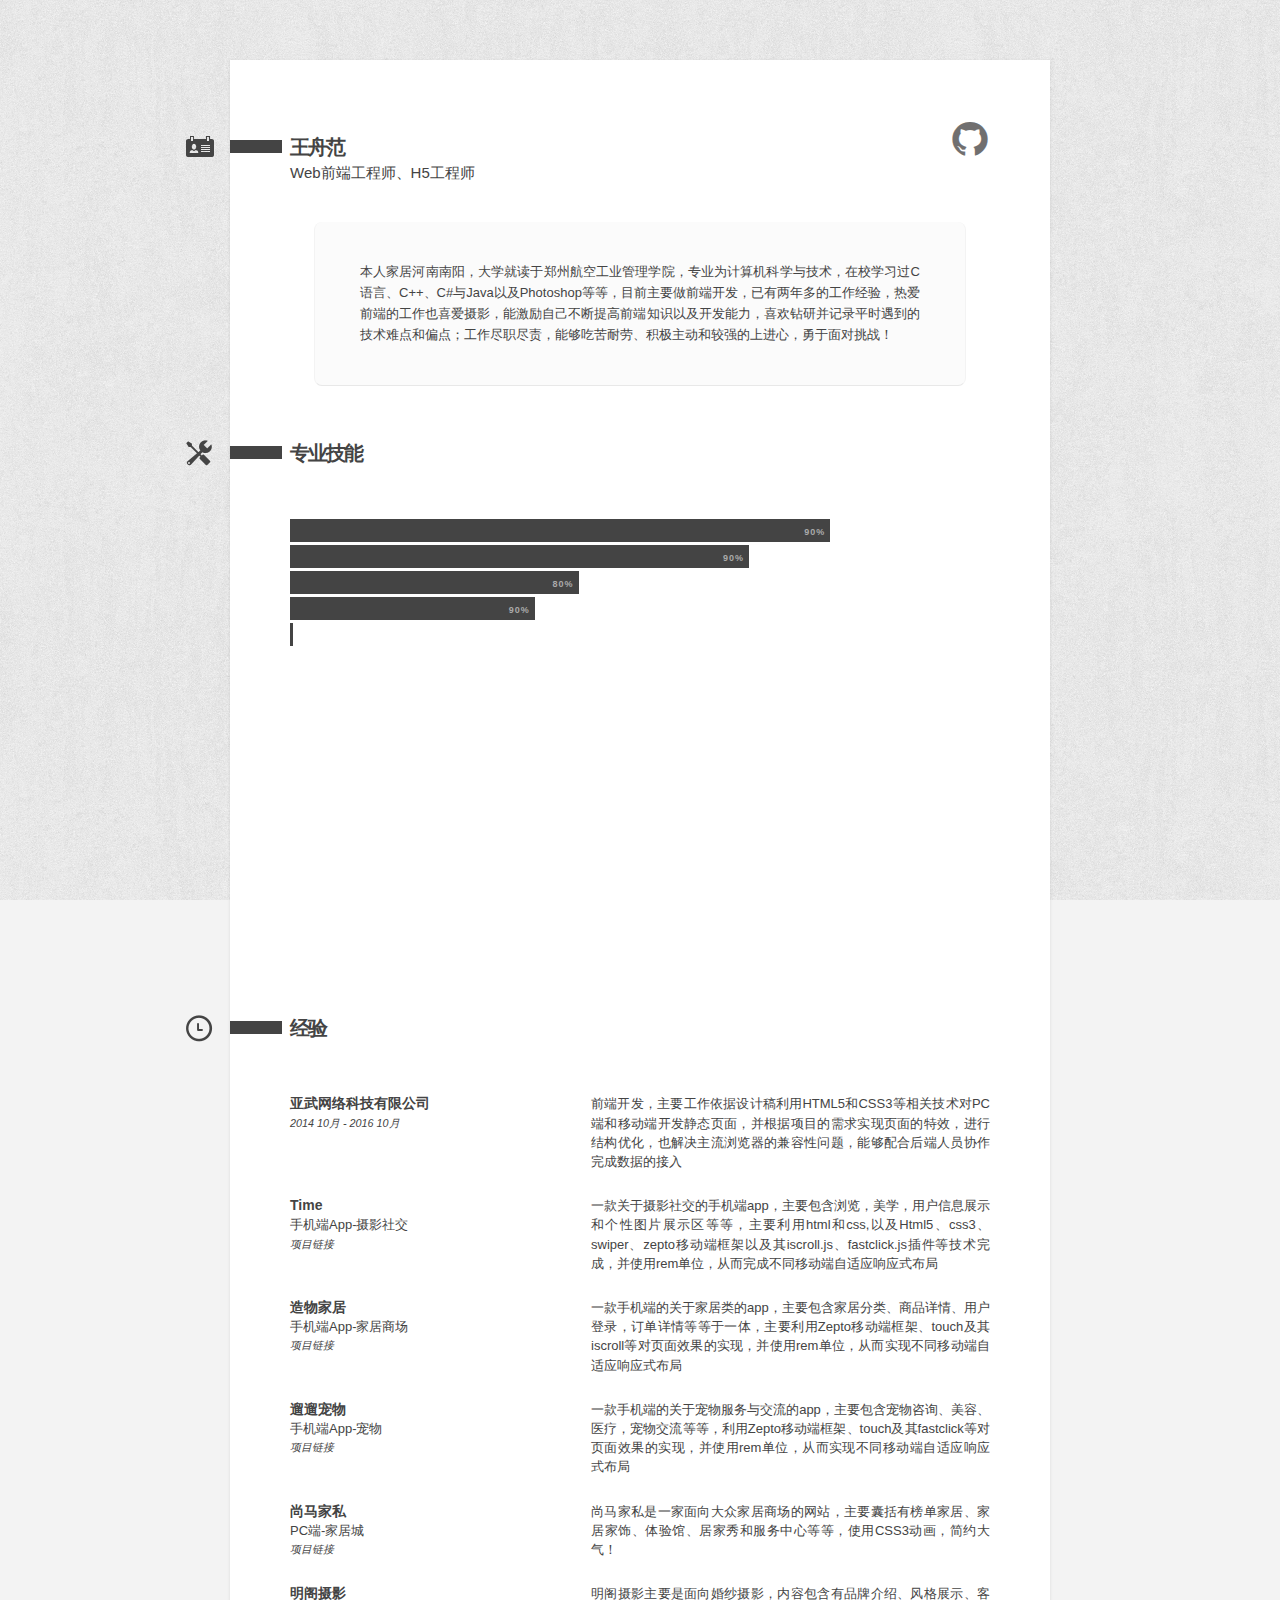
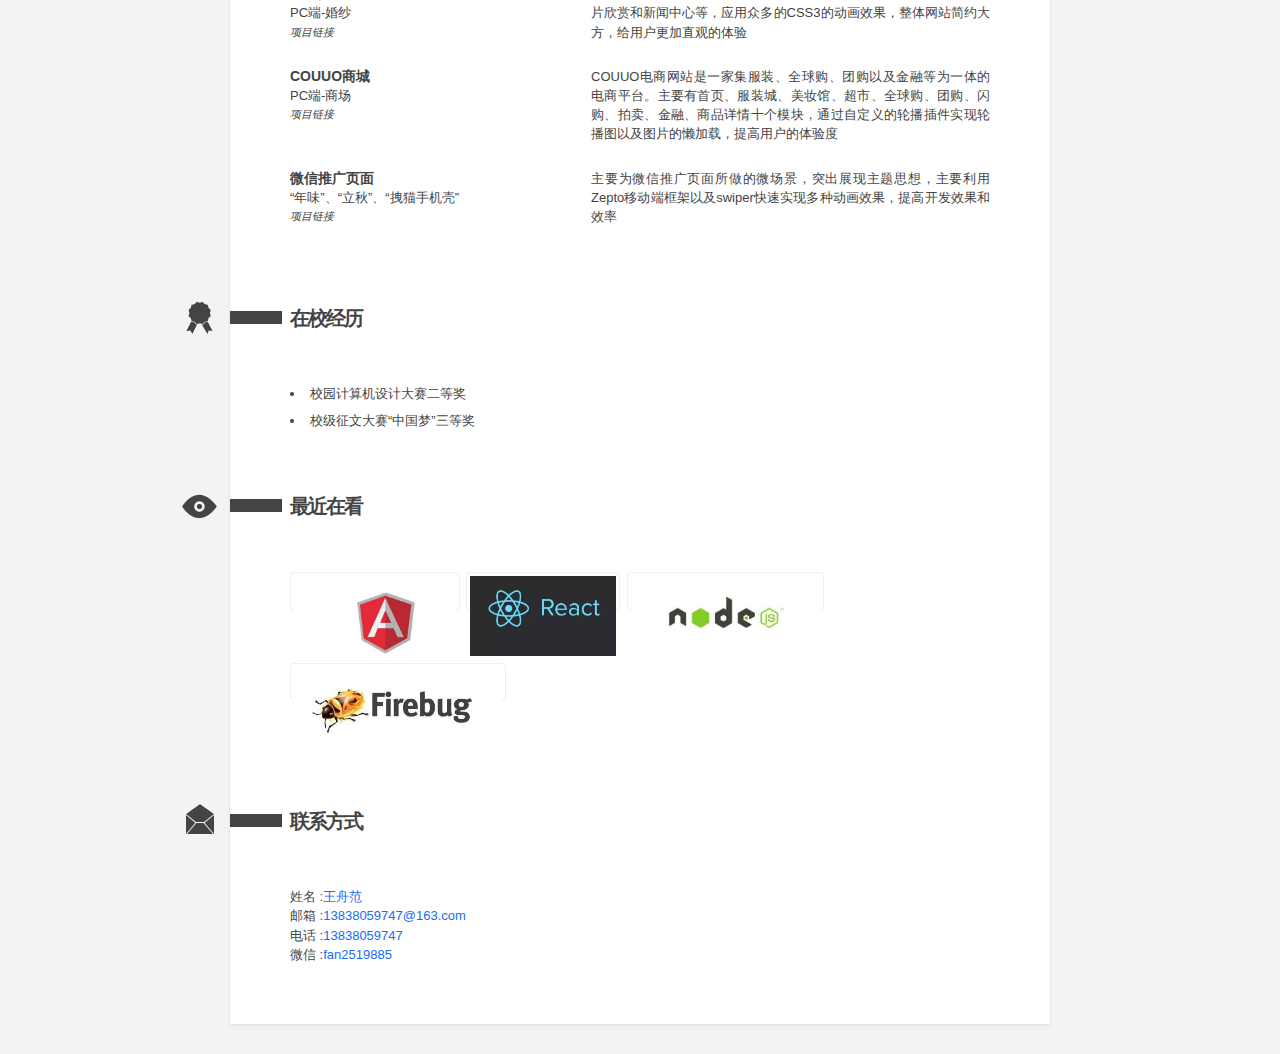
<file: index.html>
<!DOCTYPE HTML>
<html>
<head>
<meta http-equiv="Content-Type" content="text/html; charset=UTF-8" />
<title>Personal</title>
<link href="images/fan.ico" rel="shortcut icon"  type="image/x-icon">
<meta name="viewport" content="initial-scale=1.0,width=device-width" />
<link rel="stylesheet" href="css/style.css" type="text/css" media="screen" />
<link rel="stylesheet" href="css/prettyPhoto.css" type="text/css" media="screen" />
<link rel="stylesheet" href="css/print.css" type="text/css" media="print" />
<link rel="stylesheet" type="text/css" href="font/iconfont.css">
<style type="text/css">
	#socialIcons a{
		text-decoration: none;
		display:inline-block;
		color: #706f6f;
		transition:all .6s;
	}
	#socialIcons a:hover{
		color: #2b2a2a;
	}
</style>
</head>
<body>

<!--STICKER-->
<div id="sticker"></div>

<div id="wrapper">

<!--BIO TITLE-->
<h2 id="titleName" class="sectionHead">王舟范</h2>

<!--BIO-->
<div id="bio">
	<h2>Web前端工程师、H5工程师</h2>
	<div id="socialIcons">
		<a  target="_blank" id="facebookIcon" href="https://github.com/"><i class="iconfont icon-github"></i></a>
	</div><!--end socialIcons-->
	<p>	
		本人家居河南南阳，大学就读于郑州航空工业管理学院，专业为计算机科学与技术，在校学习过C语言、C++、C#与Java以及Photoshop等等，目前主要做前端开发，已有两年多的工作经验，热爱前端的工作也喜爱摄影，能激励自己不断提高前端知识以及开发能力，喜欢钻研并记录平时遇到的技术难点和偏点；工作尽职尽责，能够吃苦耐劳、积极主动和较强的上进心，勇于面对挑战！
		<a title="Selected Work" class="selectedWork" data-rel="prettyPhoto[pp_gal]" href="images/portfolio/producer.jpg"></a>
		<a title="Selected Work" class="selectedWork" data-rel="prettyPhoto[pp_gal]" href="images/portfolio/photopharm.jpg"></a>
		<a title="Selected Work" class="selectedWork" data-rel="prettyPhoto[pp_gal]" href="images/portfolio/brick.jpg"></a>
		<a title="Selected Work" class="selectedWork" data-rel="prettyPhoto[pp_gal]" href="images/portfolio/nav.jpg"></a>
		<a title="Selected Work" class="selectedWork" data-rel="prettyPhoto[pp_gal]" href="images/portfolio/novelist.jpg"></a>
		<a title="Selected Work" class="selectedWork" data-rel="prettyPhoto[pp_gal]" href="images/portfolio/dailypress.jpg"></a>
		<a title="Selected Work" class="selectedWork" data-rel="prettyPhoto[pp_gal]" href="images/portfolio/eventure.jpg"></a>
		<a title="Selected Work" class="selectedWork" data-rel="prettyPhoto[pp_gal]" href="images/portfolio/politico.jpg"></a>
		<a title="Selected Work" class="selectedWork" data-rel="prettyPhoto[pp_gal]" href="images/portfolio/zoom.jpg"></a>
		<a title="Selected Work" class="selectedWork" data-rel="prettyPhoto[pp_gal]" href="images/portfolio/chameleon.jpg"></a>
		<a title="Selected Work" class="selectedWork" data-rel="prettyPhoto[pp_gal]" href="images/portfolio/maitred.jpg"></a>
	</p>
	
</div>

<div class="clear"></div>
<h2 id="tools" class="sectionHead">专业技能</h2>
<ul id="skills">
	<li id="skill1" class="s90"><span>sublime</span></li>
	<li id="skill3" class="s90"><span>jQuery</span></li>
	<li id="skill4" class="s80"><span>Zepto</span></li>
	<li id="skill2" class="s90"><span>HTML5+CSS3</span></li>
	<li id="skill6" class="s70"><span>Gulp</span></li>
	<li id="skill7" class="s60"><span>bootstrap</span></li>
	<li id="skill8" class="s50"><span>SASS</span></li>
	<li id="skill9" class="s70"><span>Git</span></li>
	<li id="skill5" class="s90"><span>Photoshop</span></li>
	<li id="skill10" class="s60"><span>ajax、jsonp</span></li>
	<li id="skill11" class="s60"><span>require.js</span></li>
	<li id="skill12" class="s30"><span>Handlerbars</span></li>
	<li id="skill13" class="s20"><span>Angular.js</span></li>
	<li id="skill14" class="s80"><span>swiper</span></li>
	<li id="skill15" class="s80"><span>主流浏览器兼容</span></li>
	<li id="skill16" class="s70"><span>PC端fullPage、lazyload等</span></li>
	<li id="skill17" class="s70"><span>App端touch、fastclick、iScroll.js等等</span></li>
</ul><!--end skills-->

<div class="clear"></div>

<!--EXPERIENCE TITLE-->
<h2 id="clock" class="sectionHead">经验</h2>

<!--EXPERIENCE-->
<ul id="jobs">
	<li>
		<div class="details">
			<h3>亚武网络科技有限公司</h3>
			<h5>2014 10月 - 2016 10月</h5>	
		</div>
		<p>前端开发，主要工作依据设计稿利用HTML5和CSS3等相关技术对PC端和移动端开发静态页面，并根据项目的需求实现页面的特效，进行结构优化，也解决主流浏览器的兼容性问题，能够配合后端人员协作完成数据的接入</p>
	</li>
	<li>
		<div class="details">
			<h3>Time</h3>
			<h4>手机端App-摄影社交</h4>
			<h5><a href="https://just-you.github.io/webapp/Time/start.html" target="_blank">项目链接</a></h5>
		</div>
		<p>一款关于摄影社交的手机端app，主要包含浏览，美学，用户信息展示和个性图片展示区等等，主要利用html和css,以及Html5、css3、swiper、zepto移动端框架以及其iscroll.js、fastclick.js插件等技术完成，并使用rem单位，从而完成不同移动端自适应响应式布局</p>
	</li>
	<li>
		<div class="details">
			<h3>造物家居</h3>
			<h4>手机端App-家居商场</h4>
			<h5><a href="https://just-you.github.io/webapp/house/home.html" target="_blank">项目链接</a></h5>
		</div>
		<p>一款手机端的关于家居类的app，主要包含家居分类、商品详情、用户登录，订单详情等等于一体，主要利用Zepto移动端框架、touch及其iscroll等对页面效果的实现，并使用rem单位，从而实现不同移动端自适应响应式布局</p>
	</li>
	<li>
		<div class="details">
			<h3>遛遛宠物</h3>
			<h4>手机端App-宠物</h4>
			<h5><a href="https://just-you.github.io/pc/pet/index.html" target="_blank">项目链接</a></h5>
		</div>
		<p>一款手机端的关于宠物服务与交流的app，主要包含宠物咨询、美容、医疗，宠物交流等等，利用Zepto移动端框架、touch及其fastclick等对页面效果的实现，并使用rem单位，从而实现不同移动端自适应响应式布局</p>	
	</li>	
	<li>
		<div class="details">
			<h3>尚马家私</h3>
			<h4>PC端-家居城</h4>
			<h5><a href="https://just-you.github.io/pc/Horse%20furniture/shouye.html" target="_blank">项目链接</a></h5>
		</div>
		<p>尚马家私是一家面向大众家居商场的网站，主要囊括有榜单家居、家居家饰、体验馆、居家秀和服务中心等等，使用CSS3动画，简约大气！</p>
	</li>
	<li>
		<div class="details">
			<h3>明阁摄影</h3>
			<h4>PC端-婚纱</h4>
			<h5><a href="https://just-you.github.io/pc/shoot/homepage.html" target="_blank">项目链接</a></h5>
		</div>
		<p> 明阁摄影主要是面向婚纱摄影，内容包含有品牌介绍、风格展示、客片欣赏和新闻中心等，应用众多的CSS3的动画效果，整体网站简约大方，给用户更加直观的体验</p>
	</li>
	<li>
		<div class="details">
			<h3>COUUO商城</h3>
			<h4>PC端-商场</h4>
			<h5><a href="https://just-you.github.io/pc/COUUO/index.html" target="_blank">项目链接</a></h5>
		</div>
		<p> COUUO电商网站是一家集服装、全球购、团购以及金融等为一体的电商平台。主要有首页、服装城、美妆馆、超市、全球购、团购、闪购、拍卖、金融、商品详情十个模块，通过自定义的轮播插件实现轮播图以及图片的懒加载，提高用户的体验度</p>
	</li>
		
	<li>
		<div class="details">
			<h3>微信推广页面</h3>
			<h4>“年味”、“立秋”、“拽猫手机壳”</h4>
			<h5><a href="https://just-you.github.io/Micro-scene/" target="_blank">项目链接</a></h5>
		</div>
		<p> 主要为微信推广页面所做的微场景，突出展现主题思想，主要利用Zepto移动端框架以及swiper快速实现多种动画效果，提高开发效果和效率</p>
	</li>
</ul>
<!--  -->
<div class="clear"></div>
<h2 id="ribbon" class="sectionHead">在校经历</h2>
<ul id="honorsAwards">
	<li>校园计算机设计大赛二等奖</li>
	<li>校级征文大赛“中国梦”三等奖</li>
</ul>

<div class="clear"></div>

<!--AS SEEN ON TITLE-->
<h2 id="eye" class="sectionHead">最近在看</h2>

<!--AS SEEN ON-->
<ul id="seenOn">
	<li class="bwWrapper"><img src="images/logos/3.png" title="Angularjs" /></li> 
	<li class="bwWrapper"><img src="images/logos/2.jpg" title="React"/></li> 
	<li class="bwWrapper"><img src="images/logos/4.jpg" title="node.js" /></li> 
	<li class="bwWrapper"><img src="images/logos/1.png" title="FireBug" /></li> 
</ul><!--end seenOn-->

<div class="clear"></div>

<div class="clear"></div>

<!--CONTACT TITLE-->
<h2 id="contact" class="sectionHead">联系方式</h2>

<!--CONTACT FORM-->
<div id="contactform"  class="contact">
	<form action="send.php" method="post" >
	
		<div id="contactInfo">
    	<p>
    		<label class="smallInput" for="name">姓名 :<span class="required">王舟范</span></label><br />
    	</p>
    	<p>
    		<label class="smallInput" for="email">邮箱 :<span class="required">13838059747@163.com</span></label><br />
    	</p>
		<p>
    		<label class="smallInput" for="phone">电话 :</label><span class="required">13838059747</span></label><br />
    	</p>	
    	<p>
    		<label class="smallInput" for="phone">微信 :</label><span class="required">fan2519885</span></label><br />
    	</p>
    	</div>
</div>

<div class="clear"></div>
</div><!--end wrapper-->


<!--SCRIPTS-->
<script src="js/jquery.js"></script>
<script src="js/prettyPhoto.js"></script>
<script src="js/backPosition.js"></script>
<script src="js/custom.js"></script>

</body>
</html>
</file>
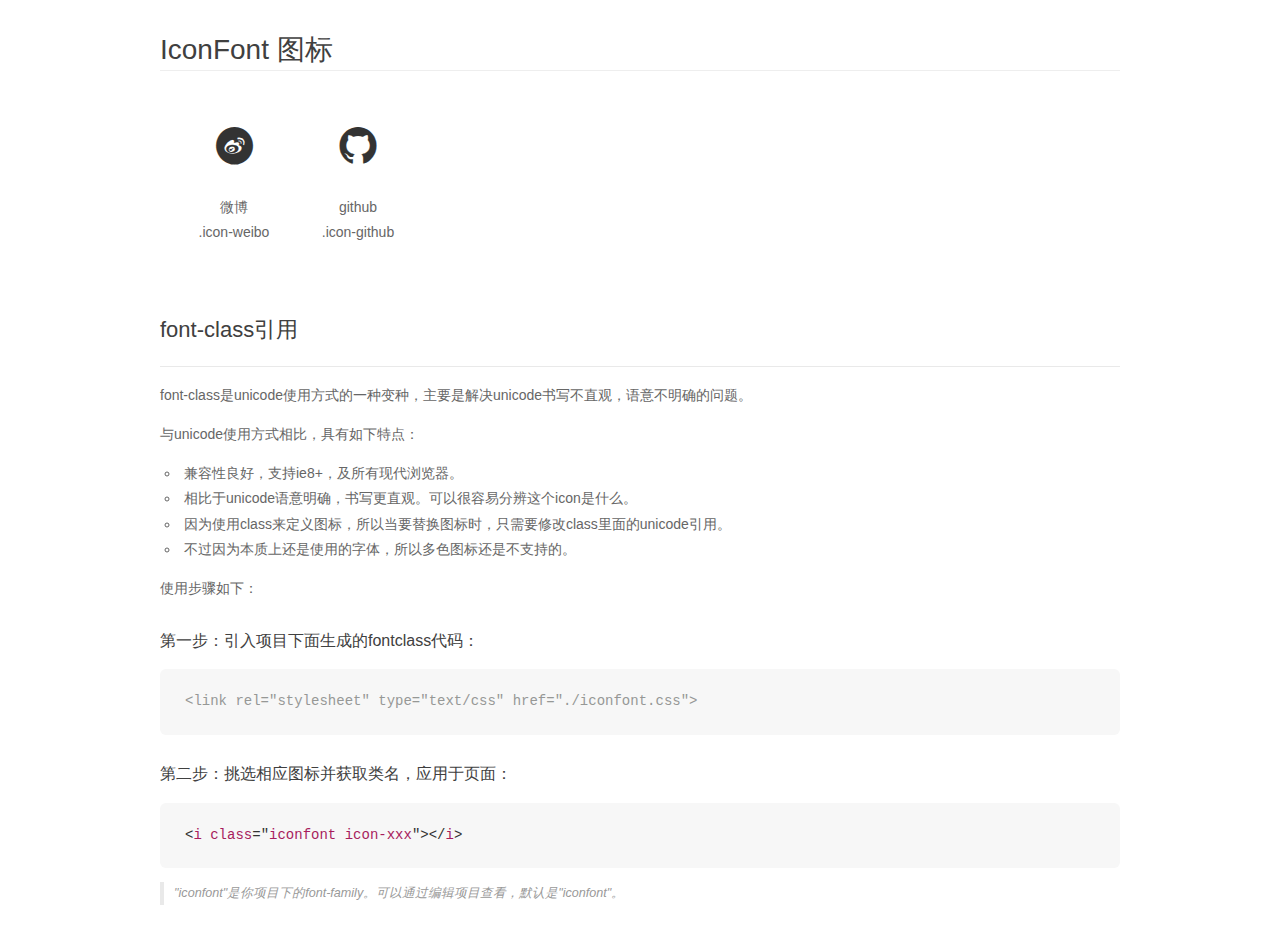
<file: font/demo_fontclass.html>
<!DOCTYPE html>
<html>
<head>
    <meta charset="utf-8"/>
    <title>IconFont</title>
    <link rel="stylesheet" href="demo.css">
    <link rel="stylesheet" href="iconfont.css">
</head>
<body>
    <div class="main markdown">
        <h1>IconFont 图标</h1>
        <ul class="icon_lists clear">
            
                <li>
                <i class="icon iconfont icon-weibo"></i>
                    <div class="name">微博</div>
                    <div class="fontclass">.icon-weibo</div>
                </li>
            
                <li>
                <i class="icon iconfont icon-github"></i>
                    <div class="name">github</div>
                    <div class="fontclass">.icon-github</div>
                </li>
            
        </ul>

        <h2 id="font-class-">font-class引用</h2>
        <hr>

        <p>font-class是unicode使用方式的一种变种，主要是解决unicode书写不直观，语意不明确的问题。</p>
        <p>与unicode使用方式相比，具有如下特点：</p>
        <ul>
        <li>兼容性良好，支持ie8+，及所有现代浏览器。</li>
        <li>相比于unicode语意明确，书写更直观。可以很容易分辨这个icon是什么。</li>
        <li>因为使用class来定义图标，所以当要替换图标时，只需要修改class里面的unicode引用。</li>
        <li>不过因为本质上还是使用的字体，所以多色图标还是不支持的。</li>
        </ul>
        <p>使用步骤如下：</p>
        <h3 id="-fontclass-">第一步：引入项目下面生成的fontclass代码：</h3>


        <pre><code class="lang-js hljs javascript"><span class="hljs-comment">&lt;link rel="stylesheet" type="text/css" href="./iconfont.css"&gt;</span></code></pre>
        <h3 id="-">第二步：挑选相应图标并获取类名，应用于页面：</h3>
        <pre><code class="lang-css hljs">&lt;<span class="hljs-selector-tag">i</span> <span class="hljs-selector-tag">class</span>="<span class="hljs-selector-tag">iconfont</span> <span class="hljs-selector-tag">icon-xxx</span>"&gt;&lt;/<span class="hljs-selector-tag">i</span>&gt;</code></pre>
        <blockquote>
        <p>"iconfont"是你项目下的font-family。可以通过编辑项目查看，默认是"iconfont"。</p>
        </blockquote>
    </div>
</body>
</html>
</file>
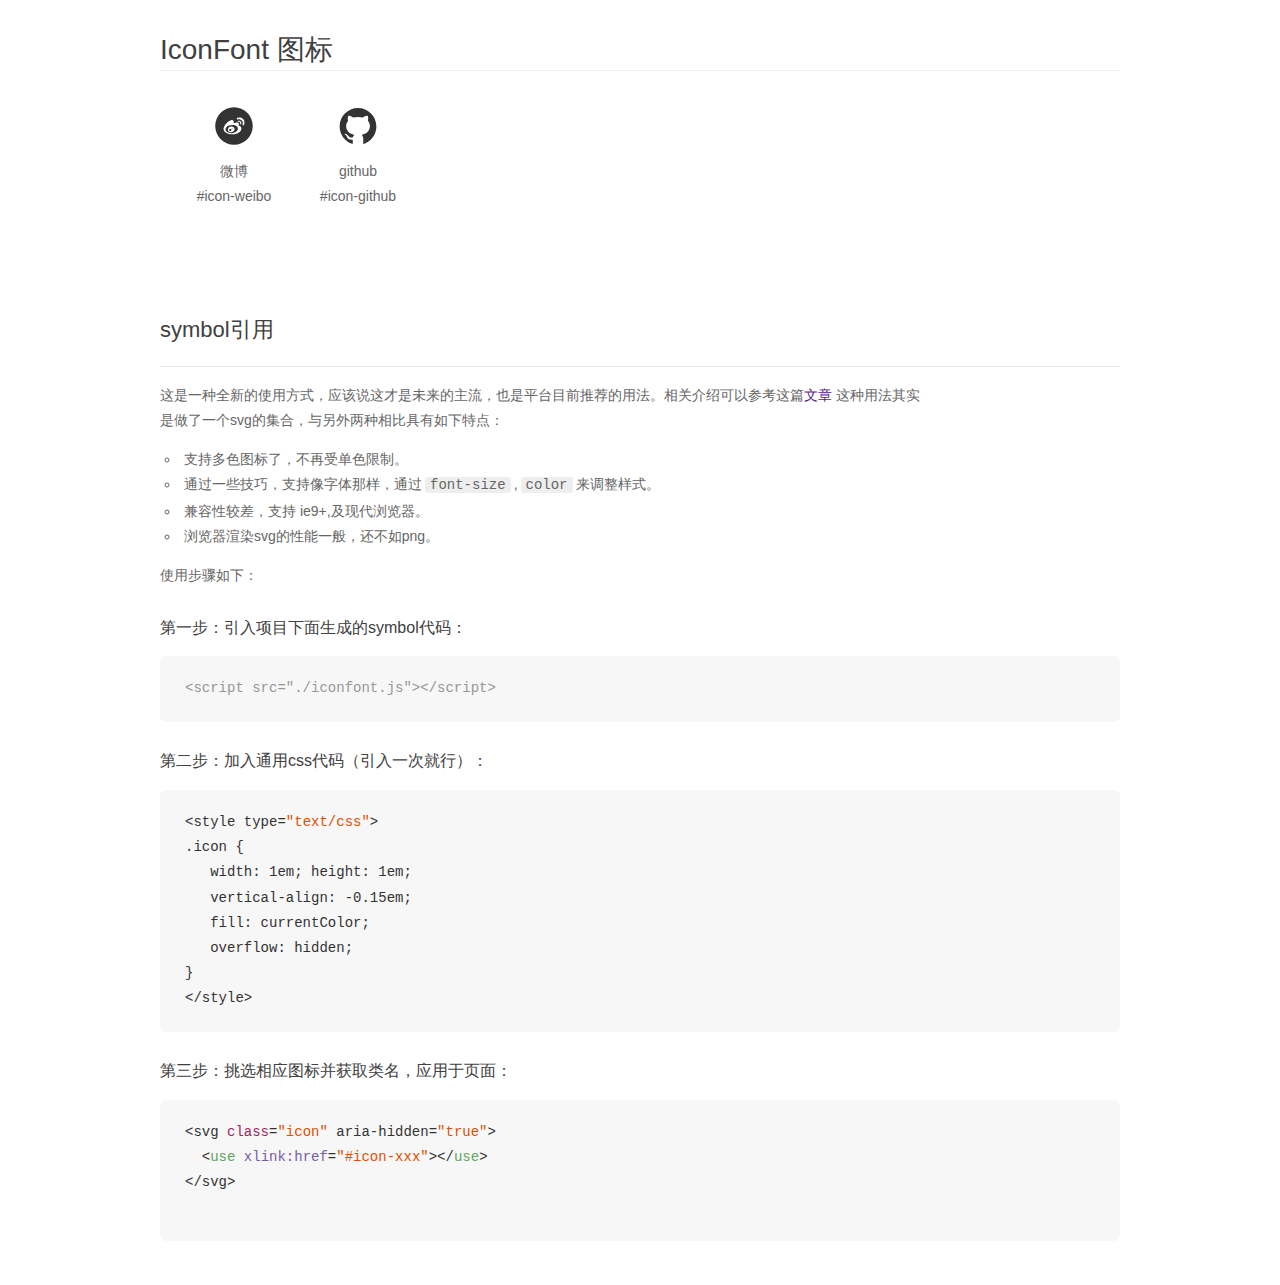
<file: font/demo_symbol.html>
<!DOCTYPE html>
<html>
<head>
    <meta charset="utf-8"/>
    <title>IconFont</title>
    <link rel="stylesheet" href="demo.css">
    <script src="iconfont.js"></script>

    <style type="text/css">
        .icon {
          /* 通过设置 font-size 来改变图标大小 */
          width: 1em; height: 1em;
          /* 图标和文字相邻时，垂直对齐 */
          vertical-align: -0.15em;
          /* 通过设置 color 来改变 SVG 的颜色/fill */
          fill: currentColor;
          /* path 和 stroke 溢出 viewBox 部分在 IE 下会显示
             normalize.css 中也包含这行 */
          overflow: hidden;
        }

    </style>
</head>
<body>
    <div class="main markdown">
        <h1>IconFont 图标</h1>
        <ul class="icon_lists clear">
            
                <li>
                    <svg class="icon" aria-hidden="true">
                        <use xlink:href="#icon-weibo"></use>
                    </svg>
                    <div class="name">微博</div>
                    <div class="fontclass">#icon-weibo</div>
                </li>
            
                <li>
                    <svg class="icon" aria-hidden="true">
                        <use xlink:href="#icon-github"></use>
                    </svg>
                    <div class="name">github</div>
                    <div class="fontclass">#icon-github</div>
                </li>
            
        </ul>


        <h2 id="symbol-">symbol引用</h2>
        <hr>

        <p>这是一种全新的使用方式，应该说这才是未来的主流，也是平台目前推荐的用法。相关介绍可以参考这篇<a href="">文章</a>
        这种用法其实是做了一个svg的集合，与另外两种相比具有如下特点：</p>
        <ul>
          <li>支持多色图标了，不再受单色限制。</li>
          <li>通过一些技巧，支持像字体那样，通过<code>font-size</code>,<code>color</code>来调整样式。</li>
          <li>兼容性较差，支持 ie9+,及现代浏览器。</li>
          <li>浏览器渲染svg的性能一般，还不如png。</li>
        </ul>
        <p>使用步骤如下：</p>
        <h3 id="-symbol-">第一步：引入项目下面生成的symbol代码：</h3>
        <pre><code class="lang-js hljs javascript"><span class="hljs-comment">&lt;script src="./iconfont.js"&gt;&lt;/script&gt;</span></code></pre>
        <h3 id="-css-">第二步：加入通用css代码（引入一次就行）：</h3>
        <pre><code class="lang-js hljs javascript">&lt;style type=<span class="hljs-string">"text/css"</span>&gt;
.icon {
   width: <span class="hljs-number">1</span>em; height: <span class="hljs-number">1</span>em;
   vertical-align: <span class="hljs-number">-0.15</span>em;
   fill: currentColor;
   overflow: hidden;
}
&lt;<span class="hljs-regexp">/style&gt;</span></code></pre>
        <h3 id="-">第三步：挑选相应图标并获取类名，应用于页面：</h3>
        <pre><code class="lang-js hljs javascript">&lt;svg <span class="hljs-class"><span class="hljs-keyword">class</span></span>=<span class="hljs-string">"icon"</span> aria-hidden=<span class="hljs-string">"true"</span>&gt;<span class="xml"><span class="hljs-tag">
  &lt;<span class="hljs-name">use</span> <span class="hljs-attr">xlink:href</span>=<span class="hljs-string">"#icon-xxx"</span>&gt;</span><span class="hljs-tag">&lt;/<span class="hljs-name">use</span>&gt;</span>
</span>&lt;<span class="hljs-regexp">/svg&gt;
        </span></code></pre>
    </div>
</body>
</html>
</file>
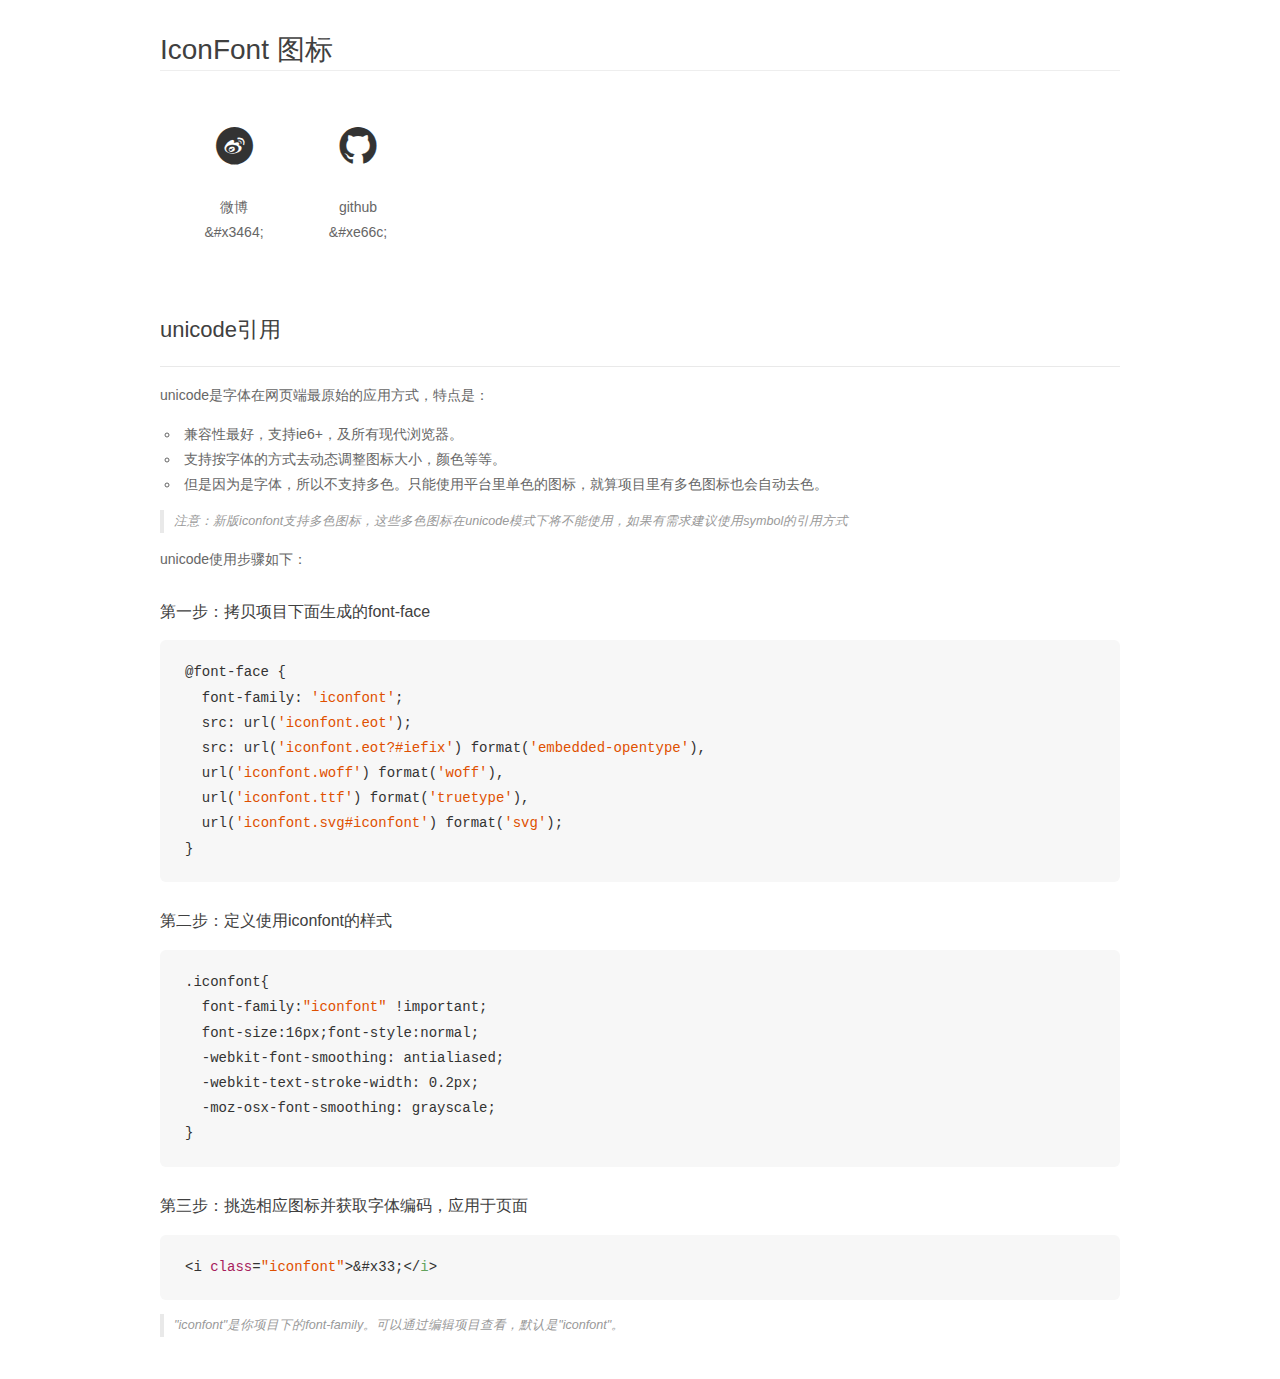
<file: font/demo_unicode.html>
<!DOCTYPE html>
<html>
<head>
    <meta charset="utf-8"/>
    <title>IconFont</title>
    <link rel="stylesheet" href="demo.css">

    <style type="text/css">

        @font-face {font-family: "iconfont";
          src: url('iconfont.eot'); /* IE9*/
          src: url('iconfont.eot#iefix') format('embedded-opentype'), /* IE6-IE8 */
          url('iconfont.woff') format('woff'), /* chrome, firefox */
          url('iconfont.ttf') format('truetype'), /* chrome, firefox, opera, Safari, Android, iOS 4.2+*/
          url('iconfont.svg#iconfont') format('svg'); /* iOS 4.1- */
        }

        .iconfont {
          font-family:"iconfont" !important;
          font-size:16px;
          font-style:normal;
          -webkit-font-smoothing: antialiased;
          -webkit-text-stroke-width: 0.2px;
          -moz-osx-font-smoothing: grayscale;
        }

    </style>
</head>
<body>
    <div class="main markdown">
        <h1>IconFont 图标</h1>
        <ul class="icon_lists clear">
            
                <li>
                <i class="icon iconfont">&#x3464;</i>
                    <div class="name">微博</div>
                    <div class="code">&amp;#x3464;</div>
                </li>
            
                <li>
                <i class="icon iconfont">&#xe66c;</i>
                    <div class="name">github</div>
                    <div class="code">&amp;#xe66c;</div>
                </li>
            
        </ul>
        <h2 id="unicode-">unicode引用</h2>
        <hr>

        <p>unicode是字体在网页端最原始的应用方式，特点是：</p>
        <ul>
        <li>兼容性最好，支持ie6+，及所有现代浏览器。</li>
        <li>支持按字体的方式去动态调整图标大小，颜色等等。</li>
        <li>但是因为是字体，所以不支持多色。只能使用平台里单色的图标，就算项目里有多色图标也会自动去色。</li>
        </ul>
        <blockquote>
        <p>注意：新版iconfont支持多色图标，这些多色图标在unicode模式下将不能使用，如果有需求建议使用symbol的引用方式</p>
        </blockquote>
        <p>unicode使用步骤如下：</p>
        <h3 id="-font-face">第一步：拷贝项目下面生成的font-face</h3>
        <pre><code class="lang-js hljs javascript">@font-face {
  font-family: <span class="hljs-string">'iconfont'</span>;
  src: url(<span class="hljs-string">'iconfont.eot'</span>);
  src: url(<span class="hljs-string">'iconfont.eot?#iefix'</span>) format(<span class="hljs-string">'embedded-opentype'</span>),
  url(<span class="hljs-string">'iconfont.woff'</span>) format(<span class="hljs-string">'woff'</span>),
  url(<span class="hljs-string">'iconfont.ttf'</span>) format(<span class="hljs-string">'truetype'</span>),
  url(<span class="hljs-string">'iconfont.svg#iconfont'</span>) format(<span class="hljs-string">'svg'</span>);
}
</code></pre>
        <h3 id="-iconfont-">第二步：定义使用iconfont的样式</h3>
        <pre><code class="lang-js hljs javascript">.iconfont{
  font-family:<span class="hljs-string">"iconfont"</span> !important;
  font-size:<span class="hljs-number">16</span>px;font-style:normal;
  -webkit-font-smoothing: antialiased;
  -webkit-text-stroke-width: <span class="hljs-number">0.2</span>px;
  -moz-osx-font-smoothing: grayscale;
}
</code></pre>
        <h3 id="-">第三步：挑选相应图标并获取字体编码，应用于页面</h3>
        <pre><code class="lang-js hljs javascript">&lt;i <span class="hljs-class"><span class="hljs-keyword">class</span></span>=<span class="hljs-string">"iconfont"</span>&gt;&amp;#x33;<span class="xml"><span class="hljs-tag">&lt;/<span class="hljs-name">i</span>&gt;</span></span></code></pre>

        <blockquote>
        <p>"iconfont"是你项目下的font-family。可以通过编辑项目查看，默认是"iconfont"。</p>
        </blockquote>
    </div>


</body>
</html>
</file>
<file: css/style.css>
* {
	margin: 0; 
	padding: 0;

	-moz-transition-property:background-color;  
 	-moz-transition-duration: 0.20s;  
 	-moz-transition-timing-function: linear;
 	
 	-webkit-transition-property:background-color;  
 	-webkit-transition-duration: 0.20s;  
 	-webkit-transition-timing-function: linear; 
 	
 	-o-transition-property:background-color;  
 	-o-transition-duration: 0.20s;  
 	-o-transition-timing-function: linear;   
	
	transition-property:background-color;
	transition-duration: 0.20s;
	transition-timing-function: linear;
}

body {
	font-family:  "HelveticaNeue", "Helvetica Neue", Helvetica, Arial, sans-serif; 
	line-height: 1.2em; 
	background-color: #f3f3f3;
	background-image: url(../images/patterns/soft_wallpaper.png);
	background-repeat: repeat;
	background-attachment: fixed;
	background-position: 0px 0px; 
	color: #444;
	height: 100%;
	width: auto;
}
#wrapper {max-width: 700px; margin: 60px auto 30px; padding:60px; background: #fff; box-shadow: 0 1px 3px rgba(0,0,0,.1); position: relative;}
ul {margin: 0 0 0 15px; position: relative;}
li {margin: 0 0 5px 0; font-size: 13px;}
p {text-align: justify; font-size: 13px;}
.clear {clear: both;}
a {color: #444; text-decoration: none;}
a:hover {text-decoration:underline;}

#backgroundImg {

}

#sticker {position: fixed; top: -60px; left: 0; right: 0; background: #fff; background: rgba(255,255,255,.98); height: 55px; box-shadow: 0 0 3px rgba(0,0,0,.3); z-index: 1000;}
#sticker h2.sectionHead {border: none; margin: 0 0 0 50px; line-height: 55px; padding: 0 0 0 8px;}
#sticker h2.sectionHead:before {left: -40px; top:5px;}
#sticker #socialIcons {top:10px; right: 15px;}

/* ------------------------*/
/*------H TAG STUFF-------*/
/* ----------------------*/
h1,h2,h3,h4,h5,h6 {font-weight: normal;}
h3 {font-weight: bold; font-size: 14px}

/* --------------------------*/
/*---SECTION TITLES STUFF---*/
/* ------------------------*/
h2.sectionHead {
	clear: both; 
	font:bold 20px/12px 'verdana',sans-serif;
	margin: 60px -60px;
	border-left: 52px solid #444;
	color: #444;
	padding:1px 0 0 8px;
	letter-spacing: -2px;
	text-transform: uppercase;
	position: relative;
}
h2.sectionHead:before {
	content: "";
	position: absolute;
	width: 45px;
	height: 45px;
	left: -105px;
	top: -15px;
	background-image: url(../images/icons.png);
}

h2#titleName {margin: 20px -60px 10px;}

h2#ribbon:before {background-position: left -45px;}
h2#tools:before {background-position: left top;}
h2#learn:before {background-position: right top;}
h2#eye:before {background-position: -90px top;}
h2#clock:before {background-position: -45px top;}
h2#chat:before {background-position: -45px bottom;}
h2#titleName:before {background-position: -90px bottom;}
h2#contact:before {background-position: right bottom;}

/* ------------------------*/
/*-------BIO STUFF--------*/
/* ----------------------*/
#bio {position: relative;}
#bio #avatar {float: left; margin: 0 20px 0 0;}
#bio h2 {font-size: 15px;}
#bio p {
	clear: left; 
	margin:40px auto; 
	padding:40px 45px; 
	max-width: 560px; 
	background: #fbfbfb; 
	border: 1px solid #f3f3f3; 
	border-radius: 8px; 
	position: relative; 
	border-width: 0 1px 1px; 
	border-color: #fff #f3f3f3 #e8e8e8;
	line-height: 1.6em;
}
#bio iframe {margin: 0 auto; display: block;}
#bio p a {
	text-decoration: none;
	border: none;
	background: #444;
	color: #fff;
	padding: 3px 5px;
	margin: -3px 0 0 0;
}
#bio p a:hover {text-decoration:none; color: #fff; background: #222;}

#bio a.selectedWork {visibility: hidden; padding: 0; margin: 0;}

#socialIcons {width: 50%; height: 30px; position: absolute; top: -35px; right: 0; text-align: right;}
.socialIcon {
	width: 30px; 
	height: 30px; 
	margin: 0 0 0 3px; 
	display: inline-block; 
	background-image: url(../images/social.png);
	border: none;
}
.socialIcon:hover {border: none;}

#rssIcon {background-position: 0 0;}
#youTubeIcon {background-position: -30px 0;}
#vimeoIcon {background-position: -60px 0;}
#twitterIcon {background-position: -90px 0;}
#mySpaceIcon {background-position: -120px 0;}
#dribbbleIcon {background-position: -150px 0;}
#gplusIcon {background-position: -180px 0;}
#facebookIcon {background-position: -210px 0}
#flickrIcon {background-position: -240px 0;}
#favIcon {background-position: -270px 0;}
#linkedinIcon {background-position: -300px 0;}

#rssIcon:hover {background-position: 0 -30px;}
#youTubeIcon:hover {background-position: -30px -30px;}
#vimeoIcon:hover {background-position: -60px -30px;}
#twitterIcon:hover {background-position: -90px -30px;}
#mySpaceIcon:hover {background-position: -120px -30px;}
#dribbbleIcon:hover {background-position: -150px -30px;}
#gplusIcon:hover {background-position: -180px -30px;}
#facebookIcon:hover {background-position: -210px -30px;}
#flickrIcon:hover {background-position: -240px -30px;}
#favIcon:hover {background-position: -270px -30px;}
#linkedinIcon:hover {background-position: -300px -30px;}

/* ---------------------------*/
/*---RECOMMENDATIONS STUFF---*/
/* -------------------------*/
ul#recommends li {margin: 0 0 30px 0; clear: both;}
ul#recommends li > h3 {background: #fafafa; color: #ccc; padding-left: 5px; line-height: 25px; margin:0 0 30px -5px;}

/* -------------------------*/
/*---AS SEEN ON STUFF------*/
/* -----------------------*/
ul#seenOn li {display: inline-block; position: relative; border: 1px solid #eee; margin-right: 2px; height: 36px; border-radius: 4px; line-height: 30px;}
ul#seenOn li img {height:80px; width:auto; padding: 3px;}

/* ------------------------*/
/*---SKILLS STUFF---------*/
/* -----------------------*/
ul#skills {margin: 0; width: 100%; overflow: hidden; background:url(../images/loading.gif) no-repeat center 30%;}
ul#skills.ready {background: none;}
ul#skills li {
	position: relative;
	right: 100%;
	background-color: #444;
	color: #fff;
    font:bold 9px/20px sans-serif;
    letter-spacing: 1px;
    margin-bottom: 3px;
    padding:3px 1.1428571428571428% 0;
    text-transform: uppercase;
    z-index: 1;
}
ul#skills li:after {
	content: "";
	position: absolute;
	top: 0;
	right: 5px;
	line-height: 26px;
	width: 50px;
	text-align: right;
	color: #aaa;
}
ul#skills li.s100:after {content: "100%";}
ul#skills li.s90:after {content: "90%";}
ul#skills li.s80:after {content: "80%";}
ul#skills li.s70:after {content: "70%";}
ul#skills li.s60:after {content: "60%";}
ul#skills li.s50:after {content: "50%";}
ul#skills li.s40:after {content: "40%";}
ul#skills li.s30:after {content: "30%";}
ul#skills li.s20:after {content: "20%";}
ul#skills li.s10:after {content: "10%";}

ul#skills li span {display: none;}

ul#skills li:hover {background: #222;}

li.s100 {width: 97.71428571428571%;}
li.s90 {width: 87.71428571428571%;}
li.s80 {width: 77.71428571428571%;}
li.s70 {width: 67.71428571428571%;}
li.s60 {width: 57.714285714285715%;}
li.s50 {width: 47.714285714285715%;}
li.s40 {width: 37.714285714285715%;}
li.s30 {width: 27.714285714285715%;}
li.s20 {width: 17.714285714285715%;}
li.s10 {width: 7.714285714285714%;}

/* ------------------------*/
/*---HONORS STUFF---------*/
/* ----------------------*/
#honorsAwards li {padding-left: 5px; margin-bottom: 8px;}

/* ------------------------*/
/*---CONTACT FORM STUFF---*/
/* ----------------------*/
#contactform input, 
#contactform textarea {float: none; width: 250px; padding: 8px; margin: 5px 0 10px 0; background: #fcfcfc; border: 1px solid #eee; border-radius: 8px; color: #666; font-size: 12px;}
#contactform textarea {height: 150px; width: 380px; margin-bottom: 20px;}
#contactform input[type="submit"] {
	width: inherit; 
	float: right;
	clear: both; 
	color: #fff; 
	border:none;
	cursor: pointer;
	line-height: 30px;
	font-size: 10px;
	text-transform: uppercase;
	height: 30px;
	padding: 0 15px; 
	margin: 0;
	background:#444;
	border-radius:3px;
} 
#contactform input[type="submit"]:hover {background: #000;}
.required {color: #176cf8}
#required {float: left; margin-top: 10px; color: #bbb; display: none;}

#contactform input.error, 
#contactform textarea.error {border: 1px solid red; background: #ffd3c9}

#contactInfo {float: left; width: 40%;}
#emailMessage {float: right; width: 57%;}

#messageSent {line-height: 40px; font-size: 16px; width: 100%; text-align: center; background: #5cd25c; color: #fff; display: none;}

/* --------------------------*/
/*---GENERAL LAYOUT STUFF---*/
/* ------------------------*/
ul#jobs,
ul#schools,
ul#recommends,
ul#seenOn {margin: 0; list-style: none;}

ul#jobs li,
ul#schools li,
ul#recommends li {margin: 0 0 20px 0; clear: both;}

ul#jobs li .details,
ul#schools li .details,
ul#recommends li .details {float: left; width: 40%}
ul#jobs li p,
ul#schools li > p,
ul#recommends li > p {float: right; width: 57%; margin-bottom: 25px;}

.details h5 {font-style: italic;}

/* ------------------------*/
/*---COPYRIGHT STUFF------*/
/* ----------------------*/
#copyright {text-align: center; font:bold 10px sans-serif; text-transform: uppercase; color: #aaa; margin: 20px 0 60px; text-shadow: 1px 1px 1px #fff;}

/* ------------------------*/
/*--RESPONSIVE STUFF------*/
/* ----------------------*/
body.respond {background: #fff;}
body.respond #sticker {display: none;}
body.respond #wrapper {margin: 0 auto; padding:30px; background: #fff; box-shadow: none;}

body.respond h2.sectionHead {font-size: 15px; letter-spacing: -1px; margin: 40px 0 50px -60px; padding-left: 8px; }
body.respond h2#titleName {margin: 20px 0 10px -60px;}

body.respond p {text-align: left;}

body.respond #socialIcons {
    height: 30px;
    margin-top: 20px;
    position: relative;
    right: auto;
    text-align: left;
    top: auto;
    width: 100%;
}

body.respond #bio h2 {font-size: 12px;}
body.respond #bio p {padding:0; background: #fff; max-width: 100%; border: none;}

body.respond ul#seenOn li {height: auto; line-height: 1em;}
body.respond ul#seenOn li img {width: 96%; height: auto; padding: 2%;}

body.respond ul#jobs li .details,
body.respond ul#schools li .details,
body.respond ul#recommends li .details {float: none; width: 100%}
body.respond ul#jobs li p,
body.respond ul#schools li > p,
body.respond ul#recommends li > p {float: none; width: 100%; margin-bottom: 50px; margin-top: 10px;}

body.respond #contactInfo,
body.respond #emailMessage {float: none; width: 100%;}
body.respond #contactform input[type="submit"] {float: none; width: auto;}

body.respond #contactform input, 
body.respond #contactform textarea {width: 90%;}

body.respond #copyright {margin: 60px auto;}

body.respond #messageSent {margin-top: 20px;}
</file>
<file: css/prettyPhoto.css>
div.pp_default .pp_top,div.pp_default .pp_top .pp_middle,div.pp_default .pp_top .pp_left,div.pp_default .pp_top .pp_right,div.pp_default .pp_bottom,div.pp_default .pp_bottom .pp_left,div.pp_default .pp_bottom .pp_middle,div.pp_default .pp_bottom .pp_right{height:13px}
div.pp_default .pp_top .pp_left{background:url(../images/prettyPhoto/default/sprite.png) -78px -93px no-repeat}
div.pp_default .pp_top .pp_middle{background:url(../images/prettyPhoto/default/sprite_x.png) top left repeat-x}
div.pp_default .pp_top .pp_right{background:url(../images/prettyPhoto/default/sprite.png) -112px -93px no-repeat}
div.pp_default .pp_content .ppt{color:#f8f8f8}
div.pp_default .pp_content_container .pp_left{background:url(../images/prettyPhoto/default/sprite_y.png) -7px 0 repeat-y;padding-left:13px}
div.pp_default .pp_content_container .pp_right{background:url(../images/prettyPhoto/default/sprite_y.png) top right repeat-y;padding-right:13px}
div.pp_default .pp_next:hover{background:url(../images/prettyPhoto/default/sprite_next.png) center right no-repeat;cursor:pointer}
div.pp_default .pp_previous:hover{background:url(../images/prettyPhoto/default/sprite_prev.png) center left no-repeat;cursor:pointer}
div.pp_default .pp_expand{background:url(../images/prettyPhoto/default/sprite.png) 0 -29px no-repeat;cursor:pointer;width:28px;height:28px}
div.pp_default .pp_expand:hover{background:url(../images/prettyPhoto/default/sprite.png) 0 -56px no-repeat;cursor:pointer}
div.pp_default .pp_contract{background:url(../images/prettyPhoto/default/sprite.png) 0 -84px no-repeat;cursor:pointer;width:28px;height:28px}
div.pp_default .pp_contract:hover{background:url(../images/prettyPhoto/default/sprite.png) 0 -113px no-repeat;cursor:pointer}
div.pp_default .pp_close{width:30px;height:30px;background:url(../images/prettyPhoto/default/sprite.png) 2px 1px no-repeat;cursor:pointer}
div.pp_default .pp_gallery ul li a{background:url(../images/prettyPhoto/default/default_thumb.png) center center #f8f8f8;border:1px solid #aaa}
div.pp_default .pp_social{margin-top:7px}
div.pp_default .pp_gallery a.pp_arrow_previous,div.pp_default .pp_gallery a.pp_arrow_next{position:static;left:auto}
div.pp_default .pp_nav .pp_play,div.pp_default .pp_nav .pp_pause{background:url(../images/prettyPhoto/default/sprite.png) -51px 1px no-repeat;height:30px;width:30px}
div.pp_default .pp_nav .pp_pause{background-position:-51px -29px}
div.pp_default a.pp_arrow_previous,div.pp_default a.pp_arrow_next{background:url(../images/prettyPhoto/default/sprite.png) -31px -3px no-repeat;height:20px;width:20px;margin:4px 0 0}
div.pp_default a.pp_arrow_next{left:52px;background-position:-82px -3px}
div.pp_default .pp_content_container .pp_details{margin-top:5px}
div.pp_default .pp_nav{clear:none;height:30px;width:110px;position:relative}
div.pp_default .pp_nav .currentTextHolder{font-family:Georgia;font-style:italic;color:#999;font-size:11px;left:75px;line-height:25px;position:absolute;top:2px;margin:0;padding:0 0 0 10px}
div.pp_default .pp_close:hover,div.pp_default .pp_nav .pp_play:hover,div.pp_default .pp_nav .pp_pause:hover,div.pp_default .pp_arrow_next:hover,div.pp_default .pp_arrow_previous:hover{opacity:0.7}
div.pp_default .pp_description{font-size:11px;font-weight:700;line-height:24px;margin:5px 50px 5px 0}
div.pp_default .pp_bottom .pp_left{background:url(../images/prettyPhoto/default/sprite.png) -78px -127px no-repeat}
div.pp_default .pp_bottom .pp_middle{background:url(../images/prettyPhoto/default/sprite_x.png) bottom left repeat-x}
div.pp_default .pp_bottom .pp_right{background:url(../images/prettyPhoto/default/sprite.png) -112px -127px no-repeat}
div.pp_default .pp_loaderIcon{background:url(../images/prettyPhoto/default/loader.gif) center center no-repeat}
div.light_rounded .pp_top .pp_left{background:url(../images/prettyPhoto/light_rounded/sprite.png) -88px -53px no-repeat}
div.light_rounded .pp_top .pp_right{background:url(../images/prettyPhoto/light_rounded/sprite.png) -110px -53px no-repeat}
div.light_rounded .pp_next:hover{background:url(../images/prettyPhoto/light_rounded/btnNext.png) center right no-repeat;cursor:pointer}
div.light_rounded .pp_previous:hover{background:url(../images/prettyPhoto/light_rounded/btnPrevious.png) center left no-repeat;cursor:pointer}
div.light_rounded .pp_expand{background:url(../images/prettyPhoto/light_rounded/sprite.png) -31px -26px no-repeat;cursor:pointer}
div.light_rounded .pp_expand:hover{background:url(../images/prettyPhoto/light_rounded/sprite.png) -31px -47px no-repeat;cursor:pointer}
div.light_rounded .pp_contract{background:url(../images/prettyPhoto/light_rounded/sprite.png) 0 -26px no-repeat;cursor:pointer}
div.light_rounded .pp_contract:hover{background:url(../images/prettyPhoto/light_rounded/sprite.png) 0 -47px no-repeat;cursor:pointer}
div.light_rounded .pp_close{width:75px;height:22px;background:url(../images/prettyPhoto/light_rounded/sprite.png) -1px -1px no-repeat;cursor:pointer}
div.light_rounded .pp_nav .pp_play{background:url(../images/prettyPhoto/light_rounded/sprite.png) -1px -100px no-repeat;height:15px;width:14px}
div.light_rounded .pp_nav .pp_pause{background:url(../images/prettyPhoto/light_rounded/sprite.png) -24px -100px no-repeat;height:15px;width:14px}
div.light_rounded .pp_arrow_previous{background:url(../images/prettyPhoto/light_rounded/sprite.png) 0 -71px no-repeat}
div.light_rounded .pp_arrow_next{background:url(../images/prettyPhoto/light_rounded/sprite.png) -22px -71px no-repeat}
div.light_rounded .pp_bottom .pp_left{background:url(../images/prettyPhoto/light_rounded/sprite.png) -88px -80px no-repeat}
div.light_rounded .pp_bottom .pp_right{background:url(../images/prettyPhoto/light_rounded/sprite.png) -110px -80px no-repeat}
div.dark_rounded .pp_top .pp_left{background:url(../images/prettyPhoto/dark_rounded/sprite.png) -88px -53px no-repeat}
div.dark_rounded .pp_top .pp_right{background:url(../images/prettyPhoto/dark_rounded/sprite.png) -110px -53px no-repeat}
div.dark_rounded .pp_content_container .pp_left{background:url(../images/prettyPhoto/dark_rounded/contentPattern.png) top left repeat-y}
div.dark_rounded .pp_content_container .pp_right{background:url(../images/prettyPhoto/dark_rounded/contentPattern.png) top right repeat-y}
div.dark_rounded .pp_next:hover{background:url(../images/prettyPhoto/dark_rounded/btnNext.png) center right no-repeat;cursor:pointer}
div.dark_rounded .pp_previous:hover{background:url(../images/prettyPhoto/dark_rounded/btnPrevious.png) center left no-repeat;cursor:pointer}
div.dark_rounded .pp_expand{background:url(../images/prettyPhoto/dark_rounded/sprite.png) -31px -26px no-repeat;cursor:pointer}
div.dark_rounded .pp_expand:hover{background:url(../images/prettyPhoto/dark_rounded/sprite.png) -31px -47px no-repeat;cursor:pointer}
div.dark_rounded .pp_contract{background:url(../images/prettyPhoto/dark_rounded/sprite.png) 0 -26px no-repeat;cursor:pointer}
div.dark_rounded .pp_contract:hover{background:url(../images/prettyPhoto/dark_rounded/sprite.png) 0 -47px no-repeat;cursor:pointer}
div.dark_rounded .pp_close{width:75px;height:22px;background:url(../images/prettyPhoto/dark_rounded/sprite.png) -1px -1px no-repeat;cursor:pointer}
div.dark_rounded .pp_description{margin-right:85px;color:#fff}
div.dark_rounded .pp_nav .pp_play{background:url(../images/prettyPhoto/dark_rounded/sprite.png) -1px -100px no-repeat;height:15px;width:14px}
div.dark_rounded .pp_nav .pp_pause{background:url(../images/prettyPhoto/dark_rounded/sprite.png) -24px -100px no-repeat;height:15px;width:14px}
div.dark_rounded .pp_arrow_previous{background:url(../images/prettyPhoto/dark_rounded/sprite.png) 0 -71px no-repeat}
div.dark_rounded .pp_arrow_next{background:url(../images/prettyPhoto/dark_rounded/sprite.png) -22px -71px no-repeat}
div.dark_rounded .pp_bottom .pp_left{background:url(../images/prettyPhoto/dark_rounded/sprite.png) -88px -80px no-repeat}
div.dark_rounded .pp_bottom .pp_right{background:url(../images/prettyPhoto/dark_rounded/sprite.png) -110px -80px no-repeat}
div.dark_rounded .pp_loaderIcon{background:url(../images/prettyPhoto/dark_rounded/loader.gif) center center no-repeat}
div.dark_square .pp_left,div.dark_square .pp_middle,div.dark_square .pp_right,div.dark_square .pp_content{background:#000}
div.dark_square .pp_description{color:#fff;margin:0 85px 0 0}
div.dark_square .pp_loaderIcon{background:url(../images/prettyPhoto/dark_square/loader.gif) center center no-repeat}
div.dark_square .pp_expand{background:url(../images/prettyPhoto/dark_square/sprite.png) -31px -26px no-repeat;cursor:pointer}
div.dark_square .pp_expand:hover{background:url(../images/prettyPhoto/dark_square/sprite.png) -31px -47px no-repeat;cursor:pointer}
div.dark_square .pp_contract{background:url(../images/prettyPhoto/dark_square/sprite.png) 0 -26px no-repeat;cursor:pointer}
div.dark_square .pp_contract:hover{background:url(../images/prettyPhoto/dark_square/sprite.png) 0 -47px no-repeat;cursor:pointer}
div.dark_square .pp_close{width:75px;height:22px;background:url(../images/prettyPhoto/dark_square/sprite.png) -1px -1px no-repeat;cursor:pointer}
div.dark_square .pp_nav{clear:none}
div.dark_square .pp_nav .pp_play{background:url(../images/prettyPhoto/dark_square/sprite.png) -1px -100px no-repeat;height:15px;width:14px}
div.dark_square .pp_nav .pp_pause{background:url(../images/prettyPhoto/dark_square/sprite.png) -24px -100px no-repeat;height:15px;width:14px}
div.dark_square .pp_arrow_previous{background:url(../images/prettyPhoto/dark_square/sprite.png) 0 -71px no-repeat}
div.dark_square .pp_arrow_next{background:url(../images/prettyPhoto/dark_square/sprite.png) -22px -71px no-repeat}
div.dark_square .pp_next:hover{background:url(../images/prettyPhoto/dark_square/btnNext.png) center right no-repeat;cursor:pointer}
div.dark_square .pp_previous:hover{background:url(../images/prettyPhoto/dark_square/btnPrevious.png) center left no-repeat;cursor:pointer}
div.light_square .pp_expand{background:url(../images/prettyPhoto/light_square/sprite.png) -31px -26px no-repeat;cursor:pointer}
div.light_square .pp_expand:hover{background:url(../images/prettyPhoto/light_square/sprite.png) -31px -47px no-repeat;cursor:pointer}
div.light_square .pp_contract{background:url(../images/prettyPhoto/light_square/sprite.png) 0 -26px no-repeat;cursor:pointer}
div.light_square .pp_contract:hover{background:url(../images/prettyPhoto/light_square/sprite.png) 0 -47px no-repeat;cursor:pointer}
div.light_square .pp_close{width:75px;height:22px;background:url(../images/prettyPhoto/light_square/sprite.png) -1px -1px no-repeat;cursor:pointer}
div.light_square .pp_nav .pp_play{background:url(../images/prettyPhoto/light_square/sprite.png) -1px -100px no-repeat;height:15px;width:14px}
div.light_square .pp_nav .pp_pause{background:url(../images/prettyPhoto/light_square/sprite.png) -24px -100px no-repeat;height:15px;width:14px}
div.light_square .pp_arrow_previous{background:url(../images/prettyPhoto/light_square/sprite.png) 0 -71px no-repeat}
div.light_square .pp_arrow_next{background:url(../images/prettyPhoto/light_square/sprite.png) -22px -71px no-repeat}
div.light_square .pp_next:hover{background:url(../images/prettyPhoto/light_square/btnNext.png) center right no-repeat;cursor:pointer}
div.light_square .pp_previous:hover{background:url(../images/prettyPhoto/light_square/btnPrevious.png) center left no-repeat;cursor:pointer}
div.facebook .pp_top .pp_left{background:url(../images/prettyPhoto/facebook/sprite.png) -88px -53px no-repeat}
div.facebook .pp_top .pp_middle{background:url(../images/prettyPhoto/facebook/contentPatternTop.png) top left repeat-x}
div.facebook .pp_top .pp_right{background:url(../images/prettyPhoto/facebook/sprite.png) -110px -53px no-repeat}
div.facebook .pp_content_container .pp_left{background:url(../images/prettyPhoto/facebook/contentPatternLeft.png) top left repeat-y}
div.facebook .pp_content_container .pp_right{background:url(../images/prettyPhoto/facebook/contentPatternRight.png) top right repeat-y}
div.facebook .pp_expand{background:url(../images/prettyPhoto/facebook/sprite.png) -31px -26px no-repeat;cursor:pointer}
div.facebook .pp_expand:hover{background:url(../images/prettyPhoto/facebook/sprite.png) -31px -47px no-repeat;cursor:pointer}
div.facebook .pp_contract{background:url(../images/prettyPhoto/facebook/sprite.png) 0 -26px no-repeat;cursor:pointer}
div.facebook .pp_contract:hover{background:url(../images/prettyPhoto/facebook/sprite.png) 0 -47px no-repeat;cursor:pointer}
div.facebook .pp_close{width:22px;height:22px;background:url(../images/prettyPhoto/facebook/sprite.png) -1px -1px no-repeat;cursor:pointer}
div.facebook .pp_description{margin:0 37px 0 0}
div.facebook .pp_loaderIcon{background:url(../images/prettyPhoto/facebook/loader.gif) center center no-repeat}
div.facebook .pp_arrow_previous{background:url(../images/prettyPhoto/facebook/sprite.png) 0 -71px no-repeat;height:22px;margin-top:0;width:22px}
div.facebook .pp_arrow_previous.disabled{background-position:0 -96px;cursor:default}
div.facebook .pp_arrow_next{background:url(../images/prettyPhoto/facebook/sprite.png) -32px -71px no-repeat;height:22px;margin-top:0;width:22px}
div.facebook .pp_arrow_next.disabled{background-position:-32px -96px;cursor:default}
div.facebook .pp_nav{margin-top:0}
div.facebook .pp_nav p{font-size:15px;padding:0 3px 0 4px}
div.facebook .pp_nav .pp_play{background:url(../images/prettyPhoto/facebook/sprite.png) -1px -123px no-repeat;height:22px;width:22px}
div.facebook .pp_nav .pp_pause{background:url(../images/prettyPhoto/facebook/sprite.png) -32px -123px no-repeat;height:22px;width:22px}
div.facebook .pp_next:hover{background:url(../images/prettyPhoto/facebook/btnNext.png) center right no-repeat;cursor:pointer}
div.facebook .pp_previous:hover{background:url(../images/prettyPhoto/facebook/btnPrevious.png) center left no-repeat;cursor:pointer}
div.facebook .pp_bottom .pp_left{background:url(../images/prettyPhoto/facebook/sprite.png) -88px -80px no-repeat}
div.facebook .pp_bottom .pp_middle{background:url(../images/prettyPhoto/facebook/contentPatternBottom.png) top left repeat-x}
div.facebook .pp_bottom .pp_right{background:url(../images/prettyPhoto/facebook/sprite.png) -110px -80px no-repeat}
div.pp_pic_holder a:focus{outline:none}
div.pp_overlay{background:#000;display:none;left:0;position:absolute;top:0;width:100%;z-index:9500}
div.pp_pic_holder{display:none;position:absolute;width:100px;z-index:10000}
.pp_content{height:40px;min-width:40px}
* html .pp_content{width:40px}
.pp_content_container{position:relative;text-align:left;width:100%}
.pp_content_container .pp_left{padding-left:20px}
.pp_content_container .pp_right{padding-right:20px}
.pp_content_container .pp_details{float:left;margin:10px 0 2px}
.pp_description{display:none;margin:0}
.pp_social{float:left;margin:0}
.pp_social .facebook{float:left;margin-left:5px;width:55px;overflow:hidden}
.pp_social .twitter{float:left}
.pp_nav{clear:right;float:left;margin:3px 10px 0 0}
.pp_nav p{float:left;white-space:nowrap;margin:2px 4px}
.pp_nav .pp_play,.pp_nav .pp_pause{float:left;margin-right:4px;text-indent:-10000px}
a.pp_arrow_previous,a.pp_arrow_next{display:block;float:left;height:15px;margin-top:3px;overflow:hidden;text-indent:-10000px;width:14px}
.pp_hoverContainer{position:absolute;top:0;width:100%;z-index:2000}
.pp_gallery{display:none;left:50%;margin-top:-50px;position:absolute;z-index:10000}
.pp_gallery div{float:left;overflow:hidden;position:relative}
.pp_gallery ul{float:left;height:35px;position:relative;white-space:nowrap;margin:0 0 0 5px;padding:0}
.pp_gallery ul a{border:1px rgba(0,0,0,0.5) solid;display:block;float:left;height:33px;overflow:hidden}
.pp_gallery ul a img{border:0}
.pp_gallery li{display:block;float:left;margin:0 5px 0 0;padding:0}
.pp_gallery li.default a{background:url(../images/prettyPhoto/facebook/default_thumbnail.gif) 0 0 no-repeat;display:block;height:33px;width:50px}
.pp_gallery .pp_arrow_previous,.pp_gallery .pp_arrow_next{margin-top:7px!important}
a.pp_next{background:url(../images/prettyPhoto/light_rounded/btnNext.png) 10000px 10000px no-repeat;display:block;float:right;height:100%;text-indent:-10000px;width:49%}
a.pp_previous{background:url(../images/prettyPhoto/light_rounded/btnNext.png) 10000px 10000px no-repeat;display:block;float:left;height:100%;text-indent:-10000px;width:49%}
a.pp_expand,a.pp_contract{cursor:pointer;display:none;height:20px;position:absolute;right:30px;text-indent:-10000px;top:10px;width:20px;z-index:20000}
a.pp_close{position:absolute;right:0;top:0;display:block;line-height:22px;text-indent:-10000px}
.pp_loaderIcon{display:block;height:24px;left:50%;position:absolute;top:50%;width:24px;margin:-12px 0 0 -12px}
#pp_full_res{line-height:1!important}
#pp_full_res .pp_inline{text-align:left}
#pp_full_res .pp_inline p{margin:0 0 15px}
div.ppt{color:#fff;display:none;font-size:17px;z-index:9999;margin:0 0 5px 15px}
div.pp_default .pp_content,div.light_rounded .pp_content{background-color:#F8F8F8}
div.pp_default #pp_full_res .pp_inline,div.light_rounded .pp_content .ppt,div.light_rounded #pp_full_res .pp_inline,div.light_square .pp_content .ppt,div.light_square #pp_full_res .pp_inline,div.facebook .pp_content .ppt,div.facebook #pp_full_res .pp_inline{color:#000}
div.pp_default .pp_gallery ul li a:hover,div.pp_default .pp_gallery ul li.selected a,.pp_gallery ul a:hover,.pp_gallery li.selected a{border-color:#fff}
div.pp_default .pp_details,div.light_rounded .pp_details,div.dark_rounded .pp_details,div.dark_square .pp_details,div.light_square .pp_details,div.facebook .pp_details{position:relative}
div.light_rounded .pp_top .pp_middle,div.light_rounded .pp_content_container .pp_left,div.light_rounded .pp_content_container .pp_right,div.light_rounded .pp_bottom .pp_middle,div.light_square .pp_left,div.light_square .pp_middle,div.light_square .pp_right,div.light_square .pp_content,div.facebook .pp_content{background:#fff}
div.light_rounded .pp_description,div.light_square .pp_description{margin-right:85px}
div.light_rounded .pp_gallery a.pp_arrow_previous,div.light_rounded .pp_gallery a.pp_arrow_next,div.dark_rounded .pp_gallery a.pp_arrow_previous,div.dark_rounded .pp_gallery a.pp_arrow_next,div.dark_square .pp_gallery a.pp_arrow_previous,div.dark_square .pp_gallery a.pp_arrow_next,div.light_square .pp_gallery a.pp_arrow_previous,div.light_square .pp_gallery a.pp_arrow_next{margin-top:12px!important}
div.light_rounded .pp_arrow_previous.disabled,div.dark_rounded .pp_arrow_previous.disabled,div.dark_square .pp_arrow_previous.disabled,div.light_square .pp_arrow_previous.disabled{background-position:0 -87px;cursor:default}
div.light_rounded .pp_arrow_next.disabled,div.dark_rounded .pp_arrow_next.disabled,div.dark_square .pp_arrow_next.disabled,div.light_square .pp_arrow_next.disabled{background-position:-22px -87px;cursor:default}
div.light_rounded .pp_loaderIcon,div.light_square .pp_loaderIcon{background:url(../images/prettyPhoto/light_rounded/loader.gif) center center no-repeat}
div.dark_rounded .pp_top .pp_middle,div.dark_rounded .pp_content,div.dark_rounded .pp_bottom .pp_middle{background:url(../images/prettyPhoto/dark_rounded/contentPattern.png) top left repeat}
div.dark_rounded .currentTextHolder,div.dark_square .currentTextHolder{color:#c4c4c4}
div.dark_rounded #pp_full_res .pp_inline,div.dark_square #pp_full_res .pp_inline{color:#fff}
.pp_top,.pp_bottom{height:20px;position:relative}
* html .pp_top,* html .pp_bottom{padding:0 20px}
.pp_top .pp_left,.pp_bottom .pp_left{height:20px;left:0;position:absolute;width:20px}
.pp_top .pp_middle,.pp_bottom .pp_middle{height:20px;left:20px;position:absolute;right:20px}
* html .pp_top .pp_middle,* html .pp_bottom .pp_middle{left:0;position:static}
.pp_top .pp_right,.pp_bottom .pp_right{height:20px;left:auto;position:absolute;right:0;top:0;width:20px}
.pp_fade,.pp_gallery li.default a img{display:none}
</file>
<file: css/print.css>
* {margin: 0; padding: 0;}
body {font-family: sans-serif; line-height: 1.2em; background: #fafafa; color: #444;}
#wrapper {margin: 0px; padding: 0px; background: #fff; box-shadow:none;}
ul {margin: 0 0 0 15px; position: relative;}
li {margin: 0 0 5px 0; position: relative; font-size: 13px;}
p {text-align: justify; font-size: 13px;}
.clear {clear: both;}
a {color: #444; text-decoration: none;}

#sticker {display: none;}

h1,h2,h3,h4,h5,h6 {margin-bottom: 0px; font-weight: normal;}

h3 {font-weight: bold;}


#bio #avatar {float: left; margin: 0 20px 40px 0;}
#bio h1 {font-size: 22px;}
#bio h2 {font-size: 18px;}
#bio h3 {font-size: 14px;}
#bio p {clear: left; margin:20px 0 10px; padding: 0; background: none; border: none;}
#bio #pdfDownload {display: none;}

#socialIcons {display: none;}

h2.sectionHead {margin: 30px 0 15px; clear: both; font:bold 22px serif;}

/*---------------------------*/
/*---GENERAL LAYOUT STUFF---*/
/*-------------------------*/

ul#jobs,
ul#schools,
ul#recommends,
ul#seenOn {margin: 0; list-style: none;}

ul#jobs li,
ul#schools li,
ul#recommends li {margin: 0 0 20px 0; clear: both;}

ul#jobs li .details,
ul#schools li .details,
ul#recommends li .details {float: left; width: 40%}
ul#jobs li p,
ul#schools li > p,
ul#recommends li > p {float: right; width: 57%; margin-bottom: 25px;}


ul#seenOn li {display: inline;}
ul#seenOn li img {padding: 3px; border: 1px solid #eee; margin-right: 2px; width: auto; height:20px;}

ul#skills {margin: 0; width: 100%; overflow: hidden;}
ul#skills li {
	right: 100%;
	background-color: #507EA1;
    color: #FFFFFF;
    font:bold 9px/20px sans-serif;
    letter-spacing: 1px;
    margin-bottom: 3px;
    padding:0;
    text-shadow: none;
    text-transform: uppercase;
}
ul#skills li del {display: none;}

#copyright {text-align: center; font:bold 10px sans-serif; text-transform: uppercase; color: #aaa; margin: 20px 0 60px; text-shadow: 1px 1px 1px #fff;}

h2#contact,
#contactform,
#messageSent {display: none;}
</file>
<file: font/iconfont.css>
@font-face {font-family: "iconfont";
  src: url('iconfont.eot?t=1481373764351'); /* IE9*/
  src: url('iconfont.eot?t=1481373764351#iefix') format('embedded-opentype'), /* IE6-IE8 */
  url('iconfont.woff?t=1481373764351') format('woff'), /* chrome, firefox */
  url('iconfont.ttf?t=1481373764351') format('truetype'), /* chrome, firefox, opera, Safari, Android, iOS 4.2+*/
  url('iconfont.svg?t=1481373764351#iconfont') format('svg'); /* iOS 4.1- */
}

.iconfont {
  font-family:"iconfont" !important;
  font-size:40px;
  font-style:normal;
  -webkit-font-smoothing: antialiased;
  -webkit-text-stroke-width: 0.2px;
  -moz-osx-font-smoothing: grayscale;
}

.icon-weibo:before { content: "\3464"; }

.icon-github:before { content: "\e66c"; }
</file>
<file: font/demo.css>
*{margin: 0;padding: 0;list-style: none;}
/*
KISSY CSS Reset
理念：1. reset 的目的不是清除浏览器的默认样式，这仅是部分工作。清除和重置是紧密不可分的。
2. reset 的目的不是让默认样式在所有浏览器下一致，而是减少默认样式有可能带来的问题。
3. reset 期望提供一套普适通用的基础样式。但没有银弹，推荐根据具体需求，裁剪和修改后再使用。
特色：1. 适应中文；2. 基于最新主流浏览器。
维护：玉伯<lifesinger@gmail.com>, 正淳<ragecarrier@gmail.com>
 */

/** 清除内外边距 **/
body, h1, h2, h3, h4, h5, h6, hr, p, blockquote, /* structural elements 结构元素 */
dl, dt, dd, ul, ol, li, /* list elements 列表元素 */
pre, /* text formatting elements 文本格式元素 */
form, fieldset, legend, button, input, textarea, /* form elements 表单元素 */
th, td /* table elements 表格元素 */ {
  margin: 0;
  padding: 0;
}

/** 设置默认字体 **/
body,
button, input, select, textarea /* for ie */ {
  font: 12px/1.5 tahoma, arial, \5b8b\4f53, sans-serif;
}
h1, h2, h3, h4, h5, h6 { font-size: 100%; }
address, cite, dfn, em, var { font-style: normal; } /* 将斜体扶正 */
code, kbd, pre, samp { font-family: courier new, courier, monospace; } /* 统一等宽字体 */
small { font-size: 12px; } /* 小于 12px 的中文很难阅读，让 small 正常化 */

/** 重置列表元素 **/
ul, ol { list-style: none; }

/** 重置文本格式元素 **/
a { text-decoration: none; }
a:hover { text-decoration: underline; }


/** 重置表单元素 **/
legend { color: #000; } /* for ie6 */
fieldset, img { border: 0; } /* img 搭车：让链接里的 img 无边框 */
button, input, select, textarea { font-size: 100%; } /* 使得表单元素在 ie 下能继承字体大小 */
/* 注：optgroup 无法扶正 */

/** 重置表格元素 **/
table { border-collapse: collapse; border-spacing: 0; }

/* 清除浮动 */
.ks-clear:after, .clear:after {
  content: '\20';
  display: block;
  height: 0;
  clear: both;
}
.ks-clear, .clear {
  *zoom: 1;
}

.main {
  padding: 30px 100px;
width: 960px;
margin: 0 auto;
}
.main h1{font-size:36px; color:#333; text-align:left;margin-bottom:30px; border-bottom: 1px solid #eee;}

.helps{margin-top:40px;}
.helps pre{
  padding:20px;
  margin:10px 0;
  border:solid 1px #e7e1cd;
  background-color: #fffdef;
  overflow: auto;
}

.icon_lists{
  width: 100% !important;

}

.icon_lists li{
  float:left;
  width: 100px;
  height:180px;
  text-align: center;
  list-style: none !important;
}
.icon_lists .icon{
  font-size: 42px;
  line-height: 100px;
  margin: 10px 0;
  color:#333;
  -webkit-transition: font-size 0.25s ease-out 0s;
  -moz-transition: font-size 0.25s ease-out 0s;
  transition: font-size 0.25s ease-out 0s;

}
.icon_lists .icon:hover{
  font-size: 100px;
}



.markdown {
  color: #666;
  font-size: 14px;
  line-height: 1.8;
}

.highlight {
  line-height: 1.5;
}

.markdown img {
  vertical-align: middle;
  max-width: 100%;
}

.markdown h1 {
  color: #404040;
  font-weight: 500;
  line-height: 40px;
  margin-bottom: 24px;
}

.markdown h2,
.markdown h3,
.markdown h4,
.markdown h5,
.markdown h6 {
  color: #404040;
  margin: 1.6em 0 0.6em 0;
  font-weight: 500;
  clear: both;
}

.markdown h1 {
  font-size: 28px;
}

.markdown h2 {
  font-size: 22px;
}

.markdown h3 {
  font-size: 16px;
}

.markdown h4 {
  font-size: 14px;
}

.markdown h5 {
  font-size: 12px;
}

.markdown h6 {
  font-size: 12px;
}

.markdown hr {
  height: 1px;
  border: 0;
  background: #e9e9e9;
  margin: 16px 0;
  clear: both;
}

.markdown p,
.markdown pre {
  margin: 1em 0;
}

.markdown > p,
.markdown > blockquote,
.markdown > .highlight,
.markdown > ol,
.markdown > ul {
  width: 80%;
}

.markdown ul > li {
  list-style: circle;
}

.markdown > ul li,
.markdown blockquote ul > li {
  margin-left: 20px;
  padding-left: 4px;
}

.markdown > ul li p,
.markdown > ol li p {
  margin: 0.6em 0;
}

.markdown ol > li {
  list-style: decimal;
}

.markdown > ol li,
.markdown blockquote ol > li {
  margin-left: 20px;
  padding-left: 4px;
}

.markdown code {
  margin: 0 3px;
  padding: 0 5px;
  background: #eee;
  border-radius: 3px;
}

.markdown pre {
  border-radius: 6px;
  background: #f7f7f7;
  padding: 20px;
}

.markdown pre code {
  border: none;
  background: #f7f7f7;
  margin: 0;
}

.markdown strong,
.markdown b {
  font-weight: 600;
}

.markdown > table {
  border-collapse: collapse;
  border-spacing: 0px;
  empty-cells: show;
  border: 1px solid #e9e9e9;
  width: 95%;
  margin-bottom: 24px;
}

.markdown > table th {
  white-space: nowrap;
  color: #333;
  font-weight: 600;

}

.markdown > table th,
.markdown > table td {
  border: 1px solid #e9e9e9;
  padding: 8px 16px;
  text-align: left;
}

.markdown > table th {
  background: #F7F7F7;
}

.markdown blockquote {
  font-size: 90%;
  color: #999;
  border-left: 4px solid #e9e9e9;
  padding-left: 0.8em;
  margin: 1em 0;
  font-style: italic;
}

.markdown blockquote p {
  margin: 0;
}

.markdown .anchor {
  opacity: 0;
  transition: opacity 0.3s ease;
  margin-left: 8px;
}

.markdown .waiting {
  color: #ccc;
}

.markdown h1:hover .anchor,
.markdown h2:hover .anchor,
.markdown h3:hover .anchor,
.markdown h4:hover .anchor,
.markdown h5:hover .anchor,
.markdown h6:hover .anchor {
  opacity: 1;
  display: inline-block;
}

.markdown > br,
.markdown > p > br {
  clear: both;
}


.hljs {
  display: block;
  background: white;
  padding: 0.5em;
  color: #333333;
  overflow-x: auto;
}

.hljs-comment,
.hljs-meta {
  color: #969896;
}

.hljs-string,
.hljs-variable,
.hljs-template-variable,
.hljs-strong,
.hljs-emphasis,
.hljs-quote {
  color: #df5000;
}

.hljs-keyword,
.hljs-selector-tag,
.hljs-type {
  color: #a71d5d;
}

.hljs-literal,
.hljs-symbol,
.hljs-bullet,
.hljs-attribute {
  color: #0086b3;
}

.hljs-section,
.hljs-name {
  color: #63a35c;
}

.hljs-tag {
  color: #333333;
}

.hljs-title,
.hljs-attr,
.hljs-selector-id,
.hljs-selector-class,
.hljs-selector-attr,
.hljs-selector-pseudo {
  color: #795da3;
}

.hljs-addition {
  color: #55a532;
  background-color: #eaffea;
}

.hljs-deletion {
  color: #bd2c00;
  background-color: #ffecec;
}

.hljs-link {
  text-decoration: underline;
}

pre{
  background: #fff;
}
</file>
